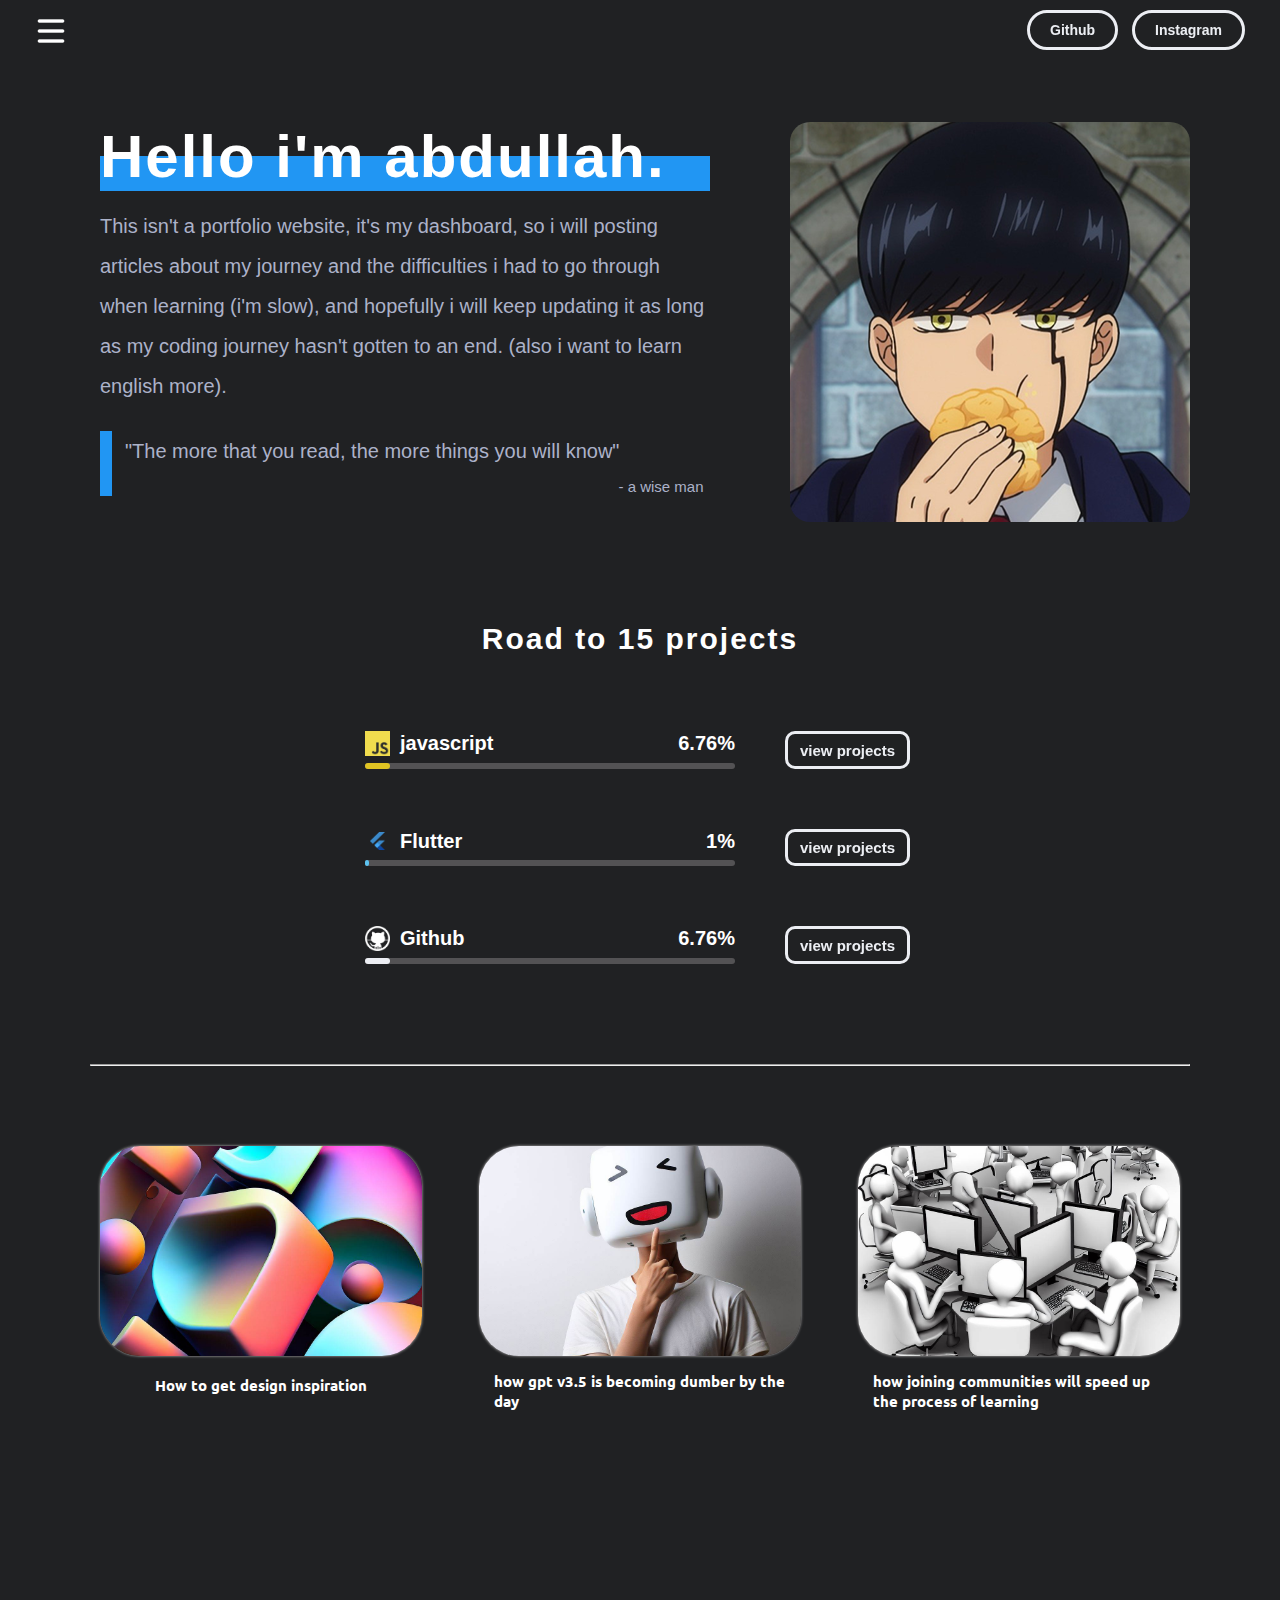
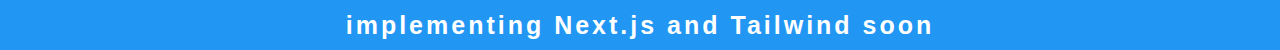
<file: index.html>
<!DOCTYPE html>
<html lang="en">

<head>
    <meta charset="UTF-8">
    <meta name="viewport" content="width=device-width, initial-scale=1.0">
    <link rel="stylesheet" href="styles/main.css">
    <link rel="stylesheet" href="styles/learning-table.css">
    <link rel="stylesheet" href="styles/settings.css">
    <link rel="stylesheet" href="styles/articles.css">
    <link rel="stylesheet" href="styles/footer.css">
    <link rel="stylesheet" href="styles/dropMenu.css">
    <link rel="stylesheet" href="styles/darkmode.css">
    <link rel="icon" href="images/icon.png" type="image/png">
    <title>Blue</title>
</head>

<body>
    <div class="header">
        <div class="header-left-container">
        <!-- <button class="lightmode" onclick="toggleDarkMode(); "></button> -->
        <button class="dropdownmenu"></button>
        </div>
        <div class="links-container">
            <link rel="stylesheet" href="">
            <a class="hbtn github-link" href="https://github.com/Abdullah-rd" target="_blank">Github </a>
            <a class="hbtn instagram-link" href="https://www.instagram.com/windstormdz_/" target="_blank">Instagram </a>

        </div>
    </div>
    <div class="main">
        <div class="introduction-container">
            <div class="title-container">
                <div class="title">Hello i'm abdullah.</div>
                <div class="content">This isn't a portfolio website, it's my dashboard, so i
                    will posting articles about my journey and the difficulties i had to go through when learning (i'm slow), and hopefully i will keep updating it as long as my coding journey hasn't gotten to
                    an end. (also i want to learn english more). </div>

                <div class="content2-container">
                    <div class="horline"></div>
                    <div class="content content2">"The more that you read, the more things you will know"</div>
                    <div class="writer">- a wise man</div>
                </div>

            </div>

            <img src="./images/logo.png" class="logo-img" />
        </div>


        <div class="skills-container">
            <div class="skills-title">
                Road to 15 projects
            </div>
            <div class="skill">
                <div class="skill-info-container">
                    <div class="skill-title-container">
                        <div class="skill-title"> <img src="images/JavaScript-logo.png" alt="" class="skill-logo">
                            javascript</div>
                        <div class="percentage" >6.76%</div>
                    </div>
                    <div class="skill-bar-container">
                        <div class="skill-bar">
                            <div class="default1bar"></div>
                        </div>
                    </div>
                </div>
                <button class="hbtn pbtn pbtn1" onclick="alert('still thinking how i will show the previews :P');">view
                    projects</button>
            </div>

            <div class="skill">
                <div class="skill-info-container">
                    <div class="skill-title-container">
                        <div class="skill-title"> <img src="images/Flutter.png" alt="" class="skill-logo"> Flutter</div>
                        <div class="percentage">1%</div>
                    </div>
                    <div class="skill-bar-container">
                        <div class="skill-bar">
                            <div class="default2bar"></div>
                        </div>
                    </div>
                </div>
                <button class="hbtn pbtn pbtn2" onclick="alert('still thinking how i will show the previews :P');">view
                    projects</button>
            </div>

            <div class="skill">
                <div class="skill-info-container">
                    <div class="skill-title-container">
                        <div class="skill-title Github"> <img src="images/github.png" alt="" class="skill-logo"> Github
                        </div>
                        <div class="percentage">6.76%</div>
                    </div>
                    <div class="skill-bar-container">
                        <div class="skill-bar">
                            <div class="default3bar"></div>
                        </div>
                    </div>
                </div>
                <button class="hbtn pbtn pbtn3" onclick="alert('still thinking how i will show the previews :P');">view
                    projects</button>
            </div>
        </div>

<div class="habits-button-container">
</div>

        <div class="articles-container">
            <div class="articles-title">
                <hr class="articles-hr">
            </div>
            <div class="articles">
                <div class="article article1">
                    <img src="images/design.jpg" alt="" class="article-photo">
                    <div class="article-info">
                        <div class="article-title">How to get design inspiration</div>
                        <div class="article-desc">
                            
                            <hr class="hr-article">
                            <div class="article-categorie-container">
                            <div class="mread">
                                15 minutes</div>
                            <div class="categorie">Tech</div>
                            </div>
                        </div>
                    </div>

                </div>
                <div class="article article1">
                    <img src="images/ai.jpg" alt="" class="article-photo">
                    <div class="article-info">
                        <div class="article-title">how gpt v3.5 is becoming dumber by the day</div>
                        <div class="article-desc">
                            <hr class="hr-article">
                            <div class="article-categorie-container">
                            <div class="mread">
                                15 minutes</div>
                            <div class="categorie">Tech</div>
                            </div>

                        </div>

                    </div>

                </div>
                <div class="article article1">
                    <img src="images/community.jpg" alt="" class="article-photo">
                    <div class="article-info">
                        <div class="article-title">how joining communities will speed up the process of learning</div>
                        <div class="article-desc">     <hr class="hr-article">
                            <div class="article-categorie-container">
                            <div class="mread">
                                15 minutes</div>
                            <div class="categorie">Tech</div></div>

                    </div>

                </div>
            </div>
        </div>

    </div>



<div class="dropdown-menu">
    <div class="dropdown">
        <div class="dropdown-header">
        <button class="dropdownmenu exit"></button>
        <button class="lightmode" onclick="toggleDarkMode(); "></button> 
        </div>

        <div class="dropdown-main">
            <a href="html/habits.html" class="hbtn menu-element">MY HABITS TRACKER</a>
            <a href="html/habits.html" class="hbtn menu-element">Soon...</a>
            <a href="html/habits.html" class="hbtn menu-element">Soon...</a>

        </div>
    </div>
    <div class="background"></div>
</div>
    <div class="footer">implementing Next.js and Tailwind soon</div>
    <div class="smsg">what a wide screen</div>
    <script src="main.js"></script>
</body>

</html>
</file>
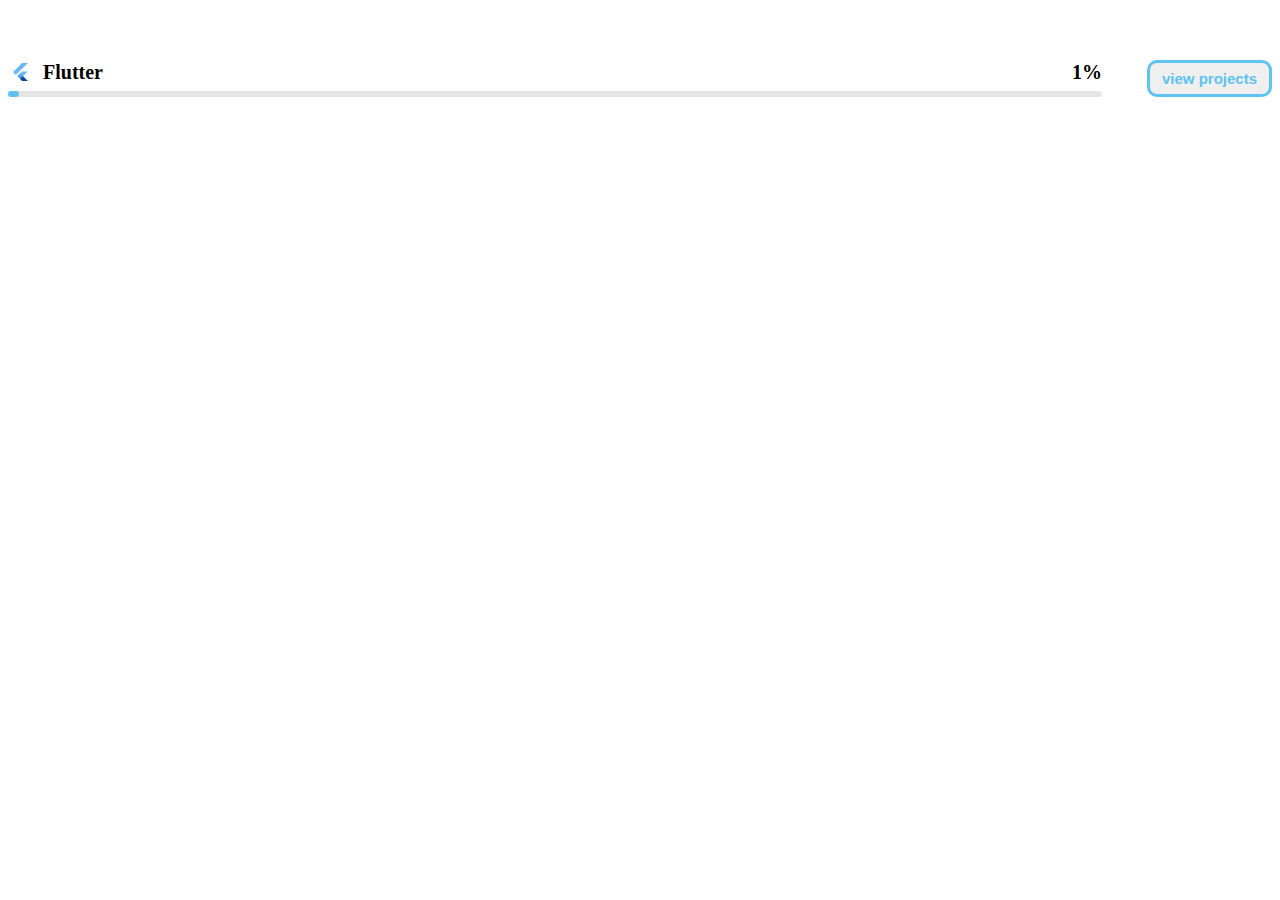
<file: test.html>
<!DOCTYPE html>
<html lang="en">
<head>
    <meta charset="UTF-8">
    <meta name="viewport" content="width=device-width, initial-scale=1.0">
    <title>Document</title>
    <link rel="stylesheet" href="styles/learning-table.css">
</head>
<body>
    <div class="skill skill2">
        <div class="skill-info-container">
            <div class="skill-title-container">
                <div class="skill-title"> <img src="images/Flutter.png" alt="" class="skill-logo"> Flutter</div>
                <div class="percentage">1%</div>
            </div>
            <div class="skill-bar-container">
            <div class="skill-bar">
                <div class="default2bar"></div>
            </div>
        </div>
        </div>
        <button class="hbtn pbtn pbtn2" onclick="alert('still thinking how i will show the previews :P');">view projects</button>
    </div>
</body>
</html>
</file>
<file: styles/main.css>
.header-left-container{
    display: flex;
}

.lightmode {
    padding: 0px 10px;
    width: 42px;
    height: 42px;
    border: 3px solid #1A1A1A;
    border-radius: 30px;
    background-color: transparent;
    display: flex;
    justify-content: center;
    align-items: center;
    transition: all 300ms cubic-bezier(.23, 1, 0.32, 1);
    cursor: pointer;
    background-image: url("../images/sun.png");
    background-size: 20px;
    background-position: center;
    background-repeat: no-repeat;
    order:2;
    margin: 0px 10px;
}

.lightmode:hover {
    color: #eceef3;
    box-shadow: rgba(0, 0, 0, 0.25) 0 8px 15px;
    transform: translateY(-2px);
    background-image: url("../images/moon.png");
    background-color: #1A1A1A;
    background-size: 20px;
    background-position: center;
    background-repeat: no-repeat;
}

.lightmode:active {
    box-shadow: none;
    transform: translateY(0);
}

.dropdownmenu{
    padding: 0px 10px;
    width: 42px;
    height: 42px;
    background-color: transparent;
    display: flex;
    cursor: pointer;
    background-image: url("../images/menu.png");
    background-size: 40px;
    background-position: center;
    background-repeat: no-repeat;
    border: 0;
    order: 1;

}


.header {
    display: flex;
    justify-content: space-between;
    padding: 10px 30px;
}

.hbtn {
    appearance: none;
    background-color: transparent;
    border: 3px solid #1A1A1A;
    border-radius: 20px;
    box-sizing: border-box;
    color: #1A1A1A;
    cursor: pointer;
    font-family: Roobert, -apple-system, BlinkMacSystemFont, "Segoe UI", Helvetica, Arial, sans-serif, "Apple Color Emoji", "Segoe UI Emoji", "Segoe UI Symbol";
    font-size: 14px;
    font-weight: 650;
    line-height: normal;
    margin: 0px 5px;
    outline: none;
    padding: 9px 20px;
    text-align: center;
    text-decoration: none;
    transition: all 300ms cubic-bezier(.23, 1, 0.32, 1);
    user-select: none;
    -webkit-user-select: none;
    touch-action: manipulation;
    will-change: transform;
    display: inline-block;
}

.hbtn:disabled {
    pointer-events: none;
}

.hbtn:hover {
    color: #eceef3;
    background-color: #1A1A1A;
    box-shadow: rgba(0, 0, 0, 0.25) 0 8px 15px;
    transform: translateY(-2px);
}

.hbtn:active {
    box-shadow: none;
    transform: translateY(0);
}

.main {
    padding: 10px 20px;
    display: flex;
    flex-direction: column;
    align-items: center;
    justify-content: center;
    margin-top: 50px;
}

.main .container {
    align-items: center;
    justify-content: center;
}

.introduction-container {
    display: flex;
    max-width: 1100px;
    justify-content: center;

}

.logo-img {
    height: 400px;
    max-width: 400px;
    flex: 1;
    object-fit: cover;
    border-radius: 20px;
}

.title-container {
    position: relative;
    display: flex;
    flex-direction: column;
    flex: 1;
    padding: 0px 10px;
    padding-right: 80px;
}

.title {
    font-size: 60px;
    letter-spacing: 2px;
    font-weight: bold;
    margin-bottom: 15px;
    background: linear-gradient(to bottom,
            transparent 50%,
            #fce041 50%);

}

.content {
    line-height: 40px;
    font-size: 20px;
    color: #1a1a1aa9;
}

.content2-container {
    position: relative;
    min-height: 65px;
    max-width: 600px;
    margin-top: 25px;
    display: flex;
    padding-left: 25px;

}

.horline {
    background-color: #808080;
    position: absolute;
    left: 0px;
    top: 0;
    bottom: 0;
    right: 98%;
}

.writer {
    color: #454343a9;
    position: absolute;
    font-size: 15px;
    left: 85%;
    bottom: 2%;
}

.content2 {
    font-size: 20px;
}


::-webkit-scrollbar {
    width: 10px; 
}

::-webkit-scrollbar-thumb {
    background: #808080; 
    border-radius: 5px;
}

::-webkit-scrollbar-thumb:hover {
    background: #ccc; 
}




@media (max-width: 820px) {
    .introduction-container {
        flex-direction: column-reverse;
        align-items: center;
    }

    .title-container {
        margin-top: 50px;
    }

}






@media (max-width:500px) {


    .logo-img {
        max-width: 300px;
    }

    .writer {
        font-size: 0.8em;
    }

    .title-container {
        padding: 10px;
    }

    .skill-title,
    .percentage {
        font-size: 0.8em;
    }

    .skills-container {
        margin-top: 50px;
    }

}
</file>
<file: styles/learning-table.css>
.skills {
    padding: 10px 20px;

}

.pbtn {
    border-radius: 10px;

    font-size: 15px;
    padding: 7px 12px;
    font-weight: 600;


}

.pbtn:hover {
    box-shadow: none;

}

.pbtn1 {
    border: 3px solid #e0c423;
    color: #e0c423;
}

.pbtn1:hover {
    background: #e0c423;
}

.pbtn2 {
    border: 3px solid #5DC3F0;
    color: #5DC3F0;
}

.pbtn2:hover {
    background: #5DC3F0;

}

.pbtn3 {
    border: 3px solid #171515;
    color: #171515;
}

.pbtn3:hover {
    background: #171515;
}

.skill-info-container {
    display: flex;
    flex-direction: column;
    flex: 1;
    margin-right: 45px;
    justify-content: space-between;
}

.skills-container {
    display: flex;
    flex-direction: column;
    text-align: center;
    margin-top: 100px;
    width: 550px;
}

.skill-title-container {
    display: flex;
    flex: 2;
    justify-content: space-between;
    align-items: center;
    font-size: 20px;
    margin-bottom: 7px;
}

.skills-title,
.articles-title {
    font-size: 30px;
    letter-spacing: 2px;
    font-weight: bold;
    margin-bottom: 15px;


}

.skill-title {
    display: flex;
    align-items: center;
}

.skill {
    display: flex;
    margin-top: 60px;
    justify-content: space-between;
    font-weight: 600;
}

.skill-logo {
    width: 25px;
    margin-right: 10px;
}


.default1bar {
    background-color: #e0c423;
    height: 6px;
    width: 6.67%;
    border: none;
    border-radius: 5px;
}

.default2bar {
    background-color: #5DC3F0;
    height: 6px;
    width: 1%;
    border: none;
    border-radius: 5px;
}

.default3bar {
    background-color: #171515;
    height: 6px;
    width: 6.7%;
    border: none;
    border-radius: 5px;
}


.skill-bar {
    position: relative;
    background-color: #b5b2b257;
    height: 6px;
    border-radius: 5px;
    flex: 1;
}

@media (max-width:710px) {
    .skills-container {
        max-width: 90%;
    }

    .skill-title,
    .percentage {
        font-size: 0.8em;
    }
}

@media(max-width:500px) {
    .skills-container {
        max-width: 100%;
        margin-top: 43px;
    }

    .skill-info-container {
        margin-right: 17px;
    }

    .skills-title {
        font-size: 25px;
    }
}
</file>
<file: styles/settings.css>
* {
    font-family: Tahoma, Geneva, Verdana, sans-serif;
    color: #1A1A1A;
}

body {
    background-color: #faf9fd;
    margin: 0;
    padding: 0;
    min-height: 1650px;
    transition: 0.15s ease-in-out;
    position: relative;
}

a,
a:focus,
a:active {
    text-decoration: none;
}

.smsg {
    display: none;
    position: absolute;
    left: 0;
    transform: rotate(300deg);
    color: rgb(155, 152, 152);
    font-size: 30px;
}

@media (min-width:2700px) {
    .smsg {
        display: block;
    }
}
</file>
<file: styles/articles.css>
@import url('https://fonts.googleapis.com/css2?family=Chakra+Petch:wght@500&family=Ubuntu:wght@400;500&display=swap');.articles {
    display: grid;
    grid-template-columns: repeat(3, 1fr);
    grid-template-rows: repeat(1, 1fr);
    grid-column-gap: 37px;
    grid-row-gap: 44px;
    margin-bottom: 50px;
}
hr{
    padding: 0;
    margin:0;
}
.articles-container {
    margin-top: 100px;
    max-width: 1100px;
}

.articles-title {
    margin-bottom: 70px;
    text-align: center;
    font-size: 30px;
}

.article {
    display: flex;
    flex-direction: column;
    justify-content: space-between;
    max-height: 300px;
    overflow: hidden;
    cursor: pointer;
    transition: 0.15s ease-in-out;
    padding: 10px;
}

.article:hover {
    transform: translateY(-3px);
    background-color: #b6c2cb1a;
    border-radius: 40px;
}
.article:hover .article-desc{
    opacity: 1;
}

.article:active {
    transform: translateY(0);
    box-shadow: none;

}

.article-photo {
    width: 100%;
    height: 70%;
    object-fit: cover;
    box-shadow: 0px 0px 3px rgb(196, 193, 193);
    border-radius: 40px;

}

.article-info {
    display: flex;
    flex-direction: column;
    justify-content: space-around;
    align-items: center;
    height: 200px;
    padding: 0px 15px;
    margin-top:10px;
}

.article-title {
    font-family: 'Ubuntu',sans-serif;
    font-size: 15px;
    font-weight: 600;
    color: #1a1a1aa9;
    margin:5px 0px
    
}


.hr-article{
    width: 100%;
    border: 0;
    background-color: #808080;
    height: 1px;
    border-radius: 1px;
    margin-bottom: 10px;
    margin-top: 5px;
}
.article-desc{
    width: 100%;
    opacity: 0;
    transition: 0.3s ease-in-out;
}
.article-categorie-container{
    font-family: 'Chakra Petch', sans-serif;display: flex;
justify-content:space-between;
font-size: 13px;
padding: 0px 25px;
font-weight: 500;
align-items: center;
}

.mread{
    font-family: 'Chakra Petch', sans-serif;display: flex;
    display: flex;
    color: #808080;
    align-items: center; 
}
.categorie{
    font-family: 'Chakra Petch', sans-serif;display: flex;
    color: #808080;

}
.clock-logo{
    width: 12px;
    margin-right: 4px;
}

@media (max-width:1121px) {
    .articles {
        grid-template-columns: repeat(2, 350px);
        grid-template-rows: repeat(2, 350px);
        justify-content: center;
    }
}

@media (max-width:780px) {
    .articles {
        grid-template-columns: repeat(2, 300px);
        grid-template-rows: repeat(2, 300px);
    }

    .article-title {
        font-size: 0.8em;
    }
}


@media (max-width:570px) {
    .articles {
        grid-template-columns: repeat(2, 230px);
        grid-template-rows: repeat(2, 250px);
        grid-column-gap: 15px;
        grid-row-gap: 15px;
    }

    .articles-title {
        font-size: 20px;
    }

    .article-title {
        font-size: 0.6em;
    }
    .mread,.categorie {
        font-size: 0.7em;
    }

}

@media (max-width:500px) {
    .articles {
        grid-template-columns: repeat(2, 221px);
        grid-template-rows: repeat(2, 250px);
        grid-column-gap: 20px;
        grid-row-gap: 35px;
    }

    .articles-title {
        font-size: 15px;
        margin-bottom: 35px;
    }

    .article-title {
        font-size: 0.6em;
    }

    .articles-container {
        margin-top: 70px;
    }
    .article-info{
        padding: 0px 5px;
        margin-top:7px;
    }
}


@media (max-width:400px) {
    .articles {
        grid-template-columns: repeat(2, 160px);
        grid-template-rows: repeat(2, 160px);
    }
    .article-title {
        font-size: 0.5em;
    }
}
</file>
<file: styles/footer.css>
.footer {
    background-color: #fce041;
    height: 50px;
    position: absolute;
    bottom: 0;
    left: 0;
    right: 0;
    display: flex;
    justify-content: center;
    align-items: center;
    font-weight: 600;
    font-size: 25px;
    color: #212121;
    letter-spacing: 3px;
}

.footer-darkmode {
    background-color: #2196F3;
    color: #eceef3;
}


@media (max-width:730px) {
    .footer {
        height: 27px;
        font-size: 0.7em;
        letter-spacing: 2px;
    }
}
</file>
<file: styles/dropMenu.css>
.dropdown-menu{
    display: none;
}
.dropdown{
    position:absolute;
    background-color: #faf9fd;    
    left: 0;
    top:0;
    bottom: 0;
    width: 290px;
    border-radius: 0px 15px 15px 0px;    
    z-index: 100;
    padding: 10px 20px 10px 5px;
    max-height: 100vh;
    overflow-y: auto; 
}   

.dropdown-header{
    display: flex;
    justify-content: space-between;
    flex-direction: row-reverse;
}
.background{
    background-color: #00000080;
    position: absolute;
    top: 0;
    bottom: 0;
    left:0;
    right: 0;
    z-index: 99;
}
.exit{
    background-image: url("../images/delete.png");
    background-size: 29px;
}
.menu-element{
border-radius: 10px;
}
.dropdown-main{
    margin-top: 40px;
    display: grid;
    row-gap: 10px;
}
</file>
<file: styles/darkmode.css>
.body-darkmode {
    background-color: #202123;
    color: #eceef3;
}

.hbtn-darkmode {
    border: 3px solid #eceef3;
    color: #eceef3;

}

.hbtn-darkmode:hover {
    color: #1A1A1A;
    background-color: #eceef3;
}



.title-darkmode {
    color: #eceef3;
    background: linear-gradient(to bottom,
            transparent 50%,
            #2196F3 50%);
}

.lightmode-darkmode {
    border: 3px solid #eceef3;
    background-image: url("../images/moon.png");

}

.lightmode-darkmode:hover {
    color: #1A1A1A;
    background-image: url("../images/sun.png");
    background-color: #eceef3;
}

.default3bar-darkmode {
    background-color: #eceef3;

}

.horline-darkmode {
    background-color: #2196F3;
}

.content2-darkmode,
.content-darkmode,
.writer-darkmode,.article-title-darkmode {
    color: #Acb2c9;
}

.articles-hr-darkmode{
    background-color: #eceef3;
}


.hr-article-darkmode{
    background-color: #Acb2c9;
}

.article-darkmode:hover{
    background-color: #b6c2cb0b;
}


.mread-darkmode,.categorie-darkmode{
    color: #Acb2c9;
}


.dropdown-darkmode{
    background-color: #202123;
}



.dropdownmenu-darkmode{
    background-image: url("../images/menu-darkmode.png");
}

.exit-darkmode{
    background-image: url("../images/delete-darkmode.png");

}
</file>
